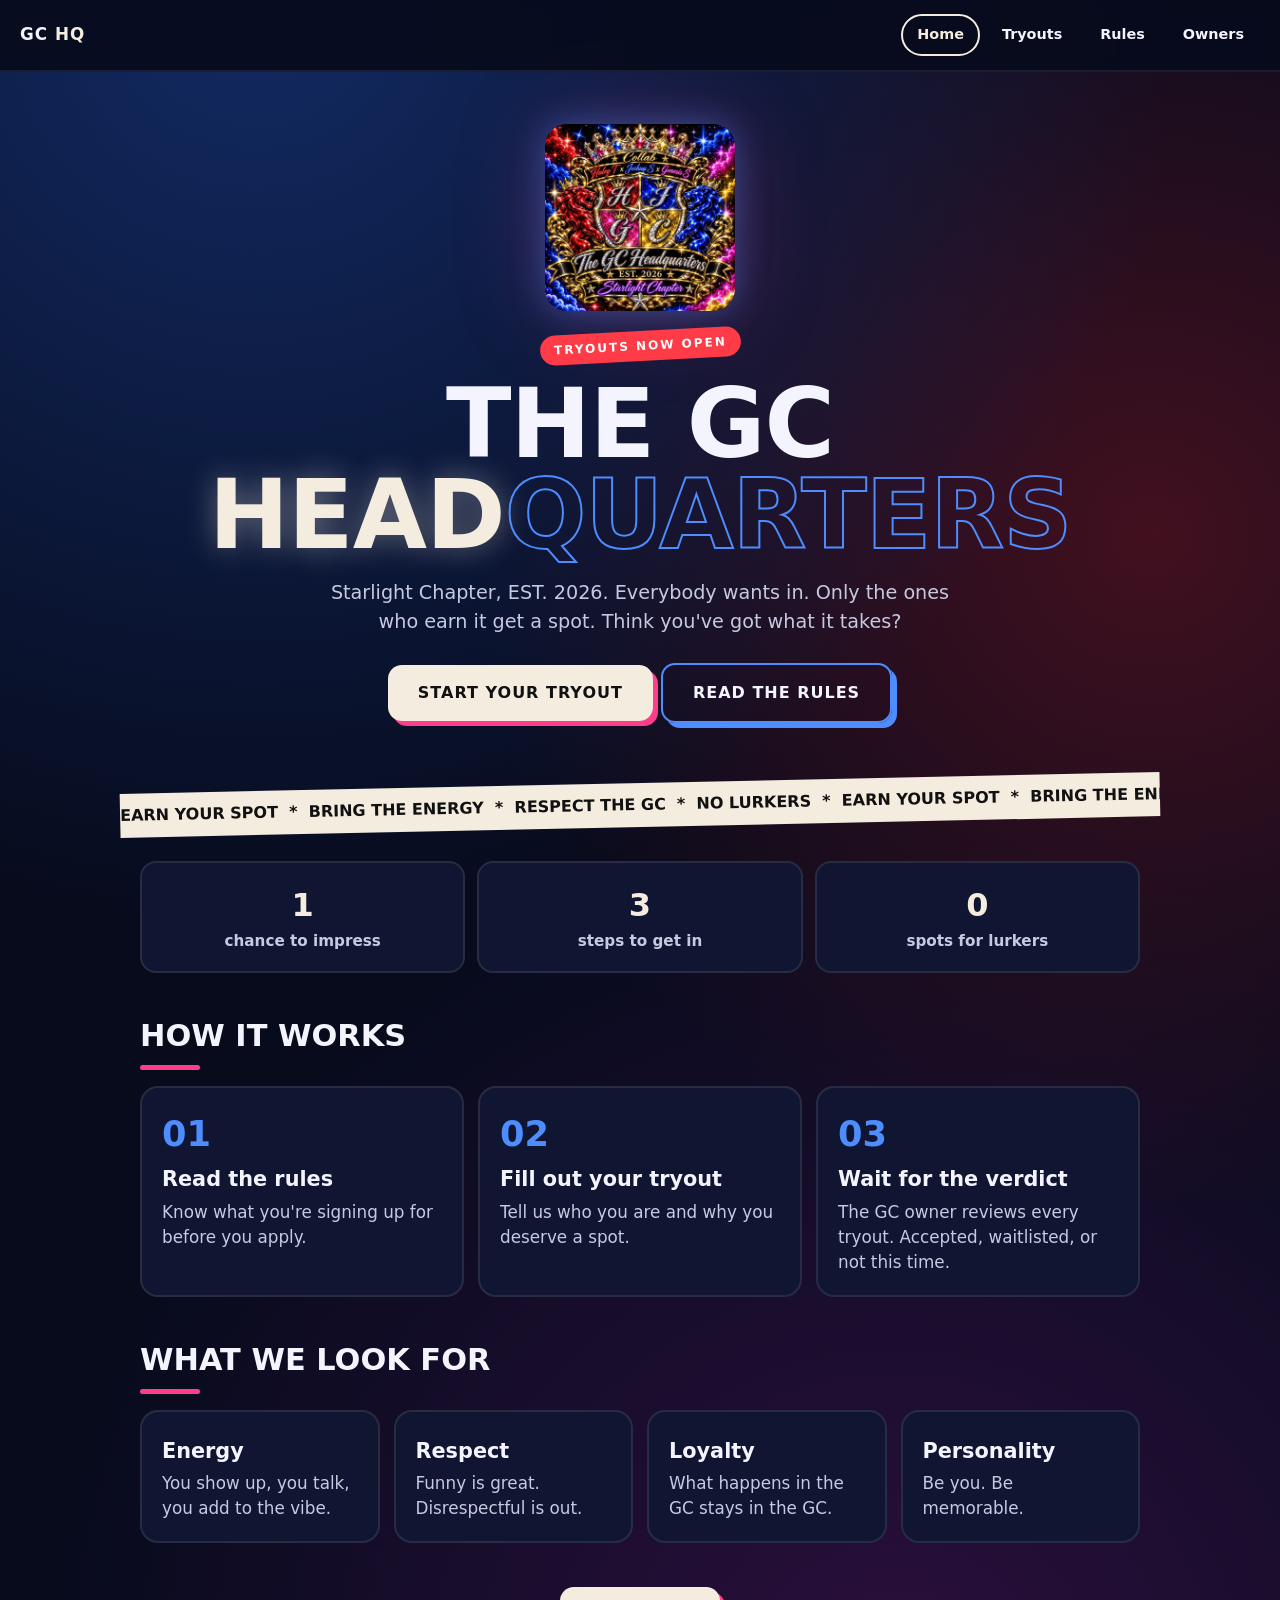
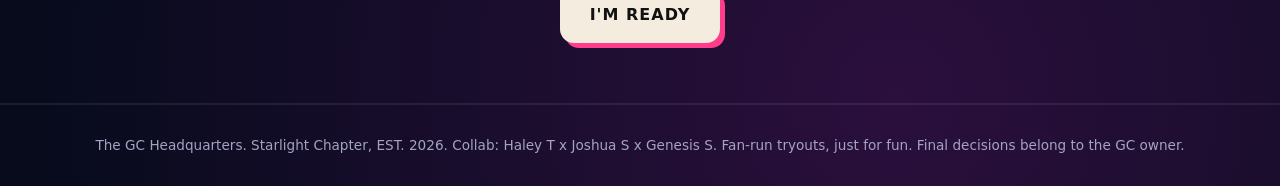
<file: index.html>
<!doctype html><html lang="en"><head><meta charset="utf-8"><meta name="viewport" content="width=device-width,initial-scale=1"><title>The GC Headquarters</title><link rel="icon" type="image/png" href="favicon.png"><link rel="apple-touch-icon" href="favicon.png"><link rel="stylesheet" href="style.css"><style>
/* Keep the home crest compact and give the content more room. */
.wrap{max-width:1040px}
.hero{padding-top:24px}
.hero .crest{width:min(190px,45vw);margin-bottom:20px}
.hero h1{font-size:clamp(2.35rem,9.5vw,6rem)}
.hero .sub{font-size:1.2rem;max-width:660px;color:#c6c9df}
.card h3{font-size:1.3rem}
.card p{font-size:1.05rem;color:#c6c9df}
.stat small{font-size:.95rem;color:#c6c9df}
h2{font-size:1.9rem}
@media(max-width:520px){
nav{padding:12px}
nav .links{gap:0}
nav .links a{padding:7px 9px}
.wrap{padding-top:18px}
.hero{padding-top:12px}
.hero .crest{width:150px;margin-bottom:18px}
.hero h1{font-size:clamp(2rem,9.2vw,3rem);letter-spacing:-1px}
.hero .sub{font-size:1.15rem}
.hero .btn{display:block;width:100%;max-width:340px;margin:14px auto 0}
.stats{grid-template-columns:1fr;gap:10px}
.stat{display:flex;align-items:center;justify-content:center;gap:12px;padding:12px}
.stat b{font-size:1.8rem}
.stat small{font-size:1rem}
.grid{grid-template-columns:1fr}
}
</style></head><body>
<nav><a class="logo" href="index.html">GC <b>HQ</b></a><div class="links"><a href="index.html" class="on">Home</a><a href="tryout.html" class="">Tryouts</a><a href="rules.html" class="">Rules</a><a href="owner-login.html">Owners</a></div></nav>
<div class="wrap">
<div class="hero"><img class="crest" src="crest.jpg" alt="The GC Headquarters crest. Collab: Haley T x Joshua S x Genesis S. Starlight Chapter, EST. 2026."><div class="badge">TRYOUTS NOW OPEN</div>
<h1>The GC<br><span>Head</span><em>quarters</em></h1>
<p class="sub">Starlight Chapter, EST. 2026. Everybody wants in. Only the ones who earn it get a spot. Think you've got what it takes?</p>
<a class="btn" href="tryout.html">Start your tryout</a><a class="btn alt" href="rules.html">Read the rules</a></div>
<div class="ticker"><div>Earn your spot &nbsp;*&nbsp; Bring the energy &nbsp;*&nbsp; Respect the GC &nbsp;*&nbsp; No lurkers &nbsp;*&nbsp; Earn your spot &nbsp;*&nbsp; Bring the energy &nbsp;*&nbsp; Respect the GC &nbsp;*&nbsp; No lurkers &nbsp;*&nbsp; Earn your spot &nbsp;*&nbsp; Bring the energy &nbsp;*&nbsp; Respect the GC &nbsp;*&nbsp; No lurkers &nbsp;*&nbsp; Earn your spot &nbsp;*&nbsp; Bring the energy &nbsp;*&nbsp; Respect the GC &nbsp;*&nbsp; No lurkers &nbsp;*&nbsp;</div></div>
<div class="stats"><div class="stat"><b>1</b><small>chance to impress</small></div><div class="stat"><b>3</b><small>steps to get in</small></div><div class="stat"><b>0</b><small>spots for lurkers</small></div></div>
<h2>How it works</h2>
<div class="grid">
<div class="card"><div class="n">01</div><h3>Read the rules</h3><p>Know what you're signing up for before you apply.</p></div>
<div class="card"><div class="n">02</div><h3>Fill out your tryout</h3><p>Tell us who you are and why you deserve a spot.</p></div>
<div class="card"><div class="n">03</div><h3>Wait for the verdict</h3><p>The GC owner reviews every tryout. Accepted, waitlisted, or not this time.</p></div>
</div>
<h2>What we look for</h2>
<div class="grid">
<div class="card"><h3>Energy</h3><p>You show up, you talk, you add to the vibe.</p></div>
<div class="card"><h3>Respect</h3><p>Funny is great. Disrespectful is out.</p></div>
<div class="card"><h3>Loyalty</h3><p>What happens in the GC stays in the GC.</p></div>
<div class="card"><h3>Personality</h3><p>Be you. Be memorable.</p></div>
</div>
<div style="text-align:center;margin-top:44px"><a class="btn" href="tryout.html">I'm ready</a></div>
</div>
<footer>The GC Headquarters. Starlight Chapter, EST. 2026. Collab: Haley T x Joshua S x Genesis S. Fan-run tryouts, just for fun. Final decisions belong to the GC owner.</footer></body></html>
</file>
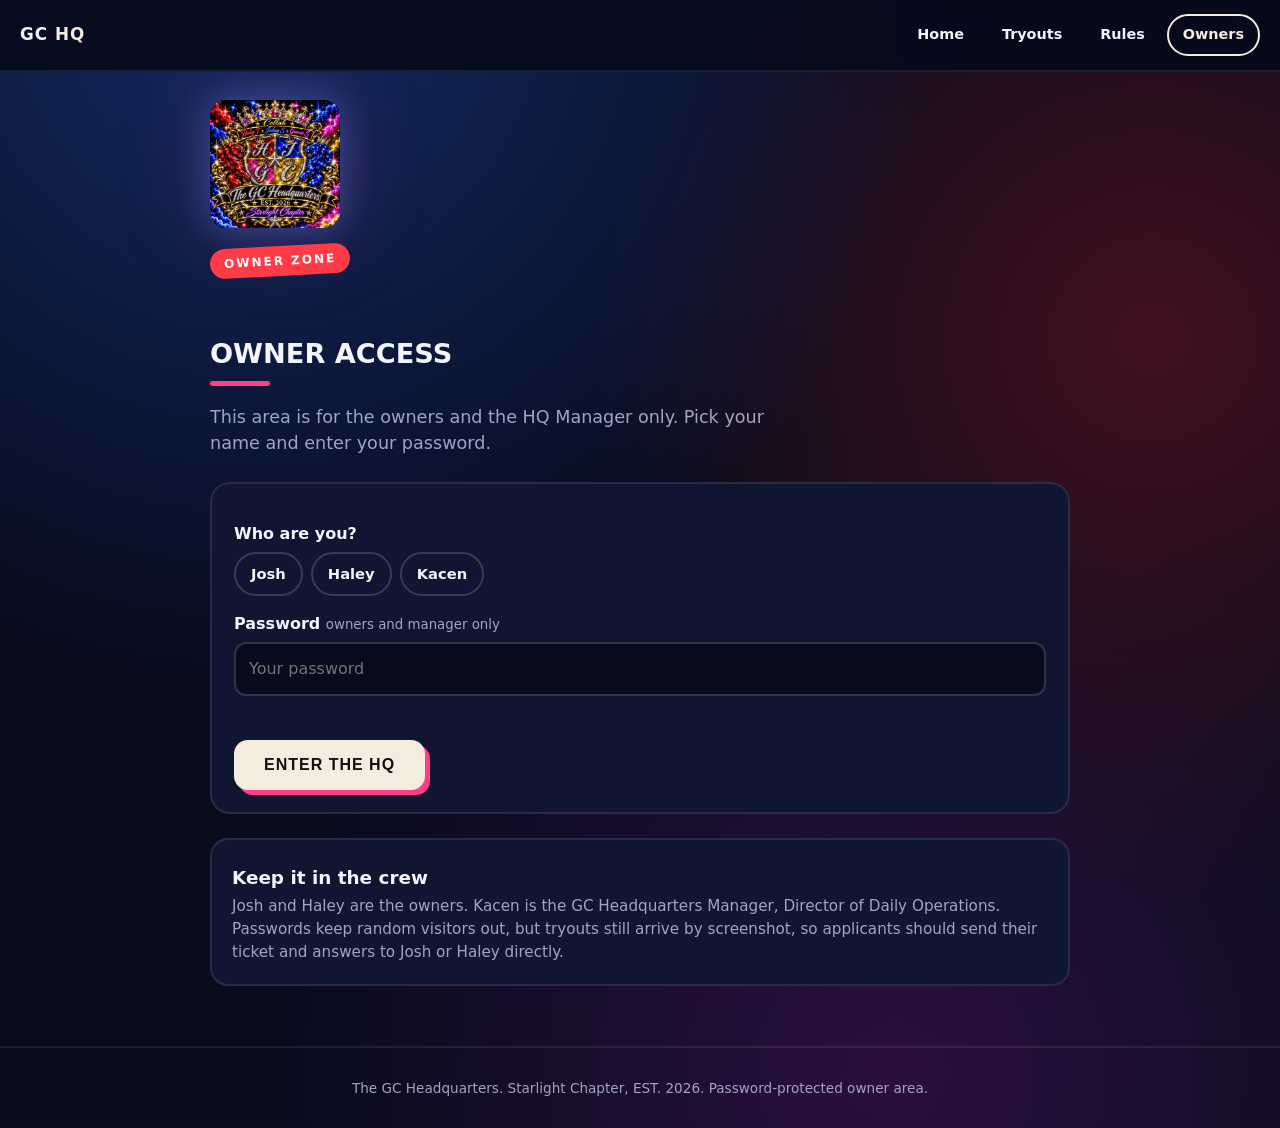
<file: haley-dashboard.html>
<!doctype html><html lang="en"><head><meta charset="utf-8"><meta name="viewport" content="width=device-width,initial-scale=1"><title>Haley owner view | GC HQ</title><link rel="icon" type="image/png" href="favicon.png"><link rel="stylesheet" href="style.css"><script>(function(){var me="haley";var ok=false;try{ok=localStorage.getItem("gc_auth")===me}catch(e){}if(!ok)location.replace("owner-login.html")})();</script></head><body><nav><a class="logo" href="index.html">GC <b>HQ</b></a><div class="links"><a href="index.html">Home</a><a href="tryout.html">Tryouts</a><a href="rules.html">Rules</a><a href="owner-login.html" class="on">Owners</a></div></nav><main class="wrap"><img class="crest small" src="crest.jpg" alt="The GC Headquarters crest. Starlight Chapter, EST. 2026."><div class="badge">OWNER</div><h2>Haley's HQ</h2><p class="sub" style="margin-left:0">Keep the energy right. Welcome to your owner view, Haley.</p><div class="card"><h3>Signed in</h3><p>You are in the password-protected area. Tryouts are not delivered here: applicants screenshot their ticket and answers and send them to Josh or Haley. This page only shows a tryout saved in this browser.</p></div><div class="grid" style="margin-top:20px"><div class="card"><h3>Your role</h3><p>Owner, with Josh</p></div><div class="card"><h3>Tryout status</h3><p>Screenshot-and-send applications</p></div></div><h2>On this device</h2><section class="card" id="local"><p>No tryout is saved in this browser.</p></section><div style="margin-top:26px"><a class="btn" href="review.html">Review tryouts</a> <a class="btn alt" href="rules.html">Review rules</a> <a href="owner-login.html" onclick="try{localStorage.removeItem('gc_auth')}catch(e){}" style="display:inline-block;margin:20px">Log out</a></div><script>try{const t=JSON.parse(localStorage.getItem("gc_tryout")||"null");if(t){const el=document.getElementById("local");el.textContent="";for(const pair of [["Ticket",t.id],["Name",t.name],["Vibes",t.vibes],["Why",t.why]]){const line=document.createElement("p");line.textContent=pair[0]+": "+(pair[1]||"Not provided");el.appendChild(line)}}}catch(e){}</script></main><footer>The GC Headquarters. Starlight Chapter, EST. 2026. Password-protected owner area.</footer></body></html>
</file>
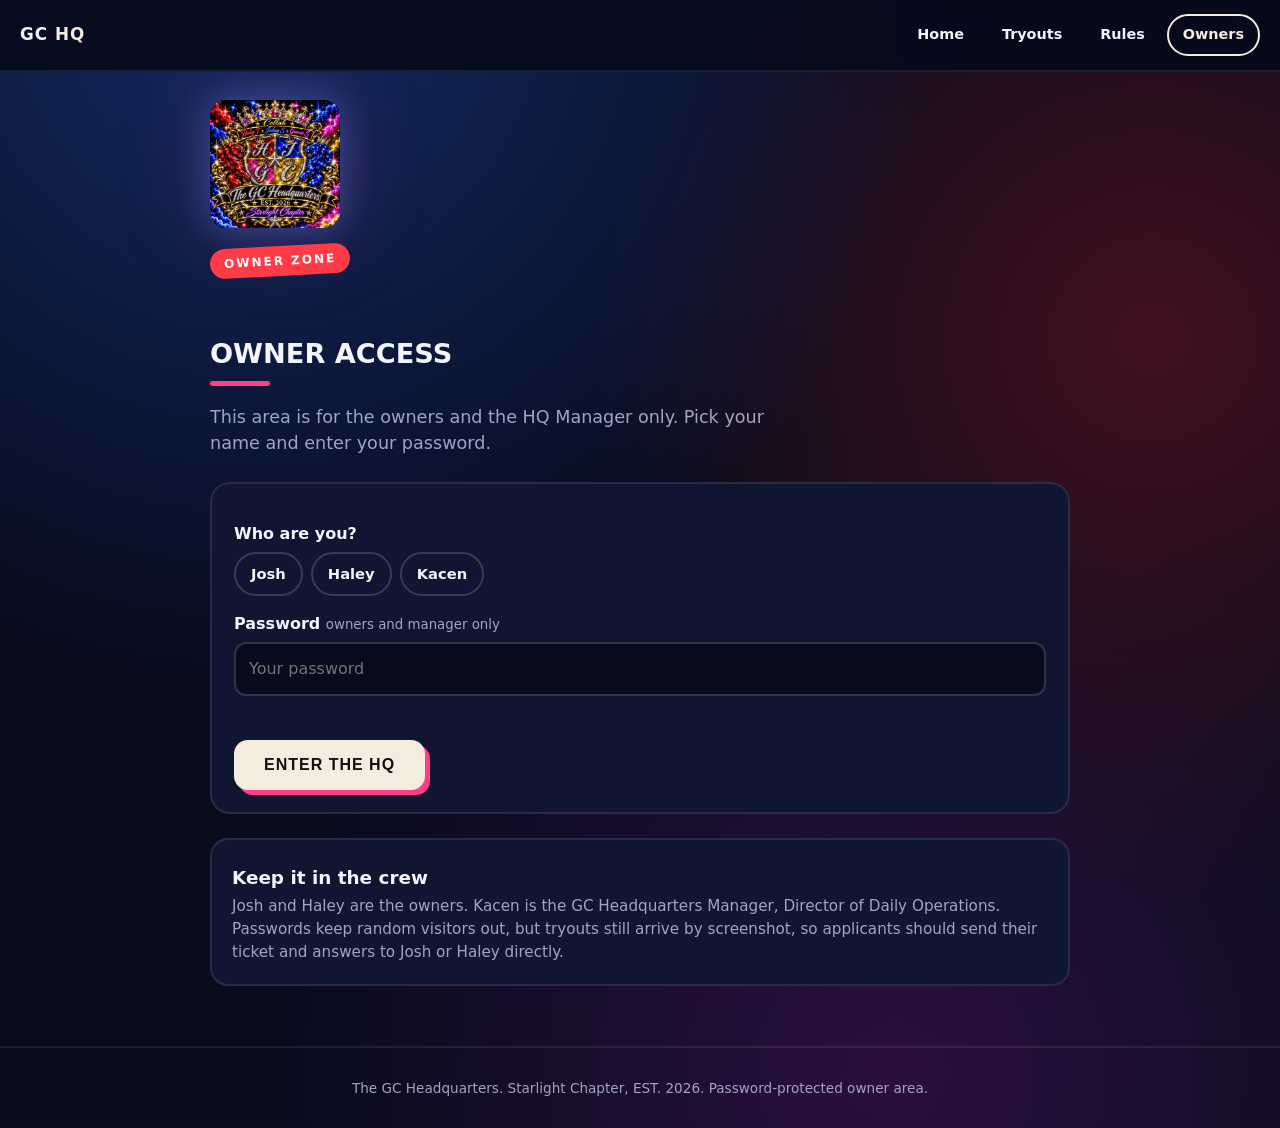
<file: josh-dashboard.html>
<!doctype html><html lang="en"><head><meta charset="utf-8"><meta name="viewport" content="width=device-width,initial-scale=1"><title>Josh owner view | GC HQ</title><link rel="icon" type="image/png" href="favicon.png"><link rel="stylesheet" href="style.css"><script>(function(){var me="josh";var ok=false;try{ok=localStorage.getItem("gc_auth")===me}catch(e){}if(!ok)location.replace("owner-login.html")})();</script></head><body><nav><a class="logo" href="index.html">GC <b>HQ</b></a><div class="links"><a href="index.html">Home</a><a href="tryout.html">Tryouts</a><a href="rules.html">Rules</a><a href="owner-login.html" class="on">Owners</a></div></nav><main class="wrap"><img class="crest small" src="crest.jpg" alt="The GC Headquarters crest. Starlight Chapter, EST. 2026."><div class="badge">OWNER</div><h2>Josh's HQ</h2><p class="sub" style="margin-left:0">Keep the energy right. Welcome to your owner view, Josh.</p><div class="card"><h3>Signed in</h3><p>You are in the password-protected area. Tryouts are not delivered here: applicants screenshot their ticket and answers and send them to Josh or Haley. This page only shows a tryout saved in this browser.</p></div><div class="grid" style="margin-top:20px"><div class="card"><h3>Your role</h3><p>Owner, with Haley</p></div><div class="card"><h3>Tryout status</h3><p>Screenshot-and-send applications</p></div></div><h2>On this device</h2><section class="card" id="local"><p>No tryout is saved in this browser.</p></section><div style="margin-top:26px"><a class="btn" href="review.html">Review tryouts</a> <a class="btn alt" href="rules.html">Review rules</a> <a href="owner-login.html" onclick="try{localStorage.removeItem('gc_auth')}catch(e){}" style="display:inline-block;margin:20px">Log out</a></div><script>try{const t=JSON.parse(localStorage.getItem("gc_tryout")||"null");if(t){const el=document.getElementById("local");el.textContent="";for(const pair of [["Ticket",t.id],["Name",t.name],["Vibes",t.vibes],["Why",t.why]]){const line=document.createElement("p");line.textContent=pair[0]+": "+(pair[1]||"Not provided");el.appendChild(line)}}}catch(e){}</script></main><footer>The GC Headquarters. Starlight Chapter, EST. 2026. Password-protected owner area.</footer></body></html>
</file>
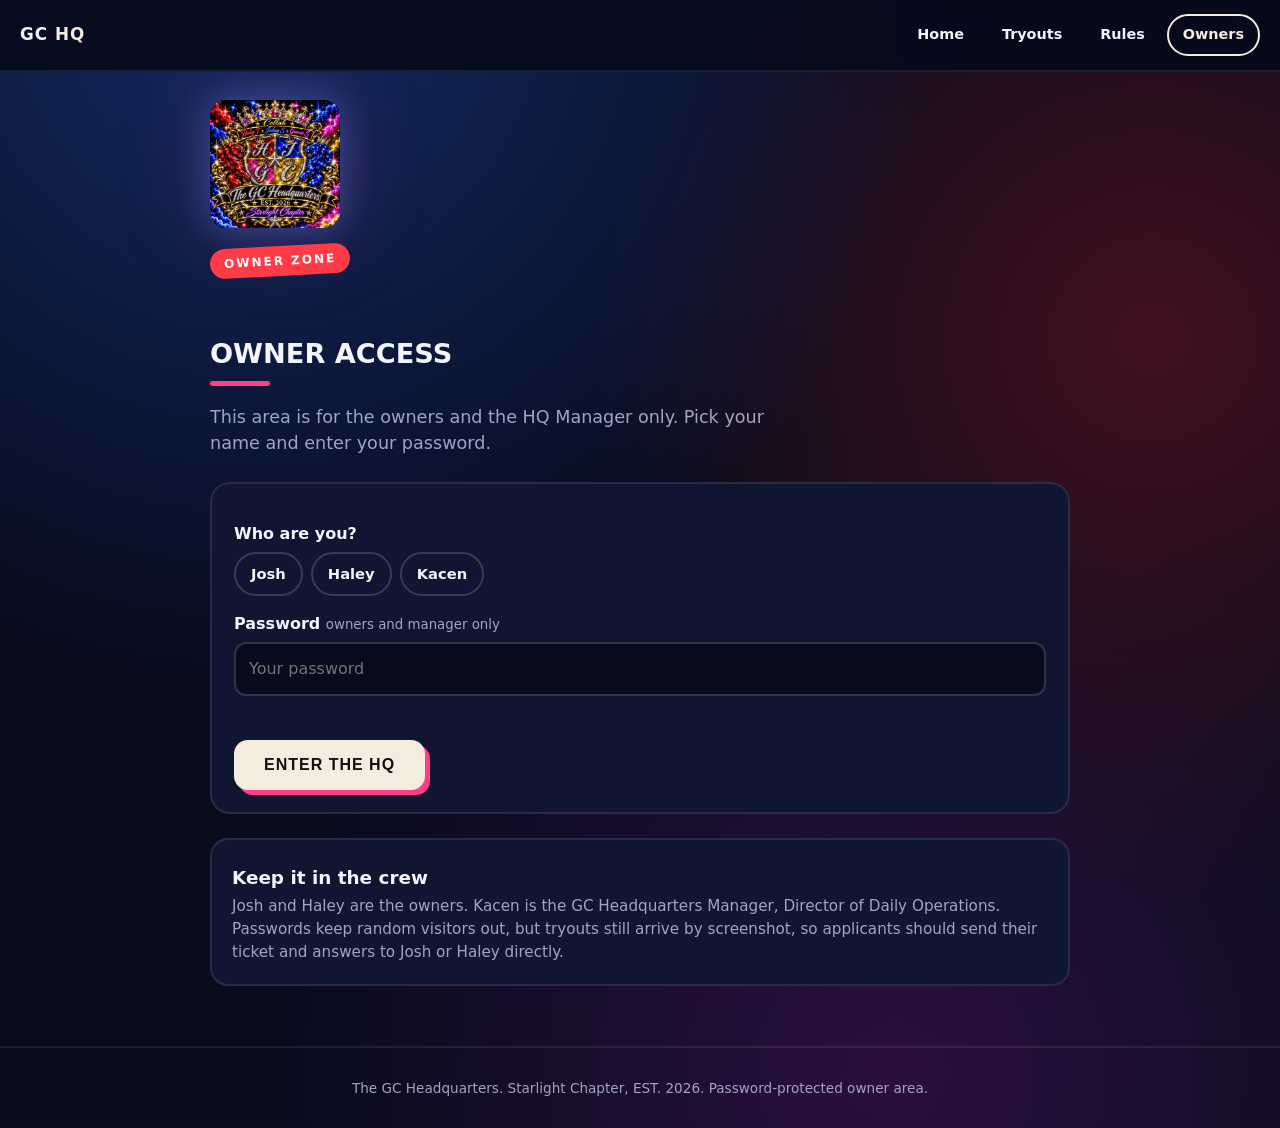
<file: kacen-dashboard.html>
<!doctype html><html lang="en"><head><meta charset="utf-8"><meta name="viewport" content="width=device-width,initial-scale=1"><title>Kacen - Manager | GC HQ</title><link rel="icon" type="image/png" href="favicon.png"><link rel="stylesheet" href="style.css"><script>(function(){var me="kacen";var ok=false;try{ok=localStorage.getItem("gc_auth")===me}catch(e){}if(!ok)location.replace("owner-login.html")})();</script></head><body><nav><a class="logo" href="index.html">GC <b>HQ</b></a><div class="links"><a href="index.html">Home</a><a href="tryout.html">Tryouts</a><a href="rules.html">Rules</a><a href="owner-login.html" class="on">Owners</a></div></nav><main class="wrap"><img class="crest small" src="crest.jpg" alt="The GC Headquarters crest. Starlight Chapter, EST. 2026."><div class="badge">MANAGER</div><h2>Kacen's HQ</h2><p class="sub" style="margin-left:0">Welcome to your Manager view, Kacen. You keep the GC organized, active, and connected.</p><div class="grid"><div class="card"><h3>Official title</h3><p>GC Headquarters Manager, Director of Daily Operations</p></div><div class="card"><h3>Department</h3><p>Operations and Member Relations</p></div><div class="card"><h3>Reports to</h3><p>GC Headquarters Administration</p></div><div class="card"><h3>Motto</h3><p>Keeping the GC organized, active, and connected.</p></div></div><div class="card" style="margin-top:14px"><h3>What the role means</h3><p>You hold leadership responsibilities without replacing the Owner, CEO, or Administrator, and you are recognized as an official GC leader.</p></div><h2>Manager privileges</h2><ol class="rules"><li><b>Access to attendance records.</b></li><li><b>Permission to send official announcements.</b></li><li><b>Permission to organize GC events.</b></li><li><b>Ability to recommend new members.</b></li><li><b>Ability to report rule violations.</b></li><li><b>Permission to lead meetings.</b></li><li><b>Access to internal management discussions.</b></li><li><b>Ability to submit improvement proposals.</b></li><li><b>Permission to coordinate other staff.</b></li><li><b>Recognition as an official GC leader.</b></li></ol><h2>Why the GC has a Manager</h2><div class="grid"><div class="card"><h3>Leadership benefits</h3><p style="margin-top:6px">Helps lead the GC without taking over.</p><p style="margin-top:6px">Helps keep members organized.</p><p style="margin-top:6px">Can guide members when the owner is unavailable.</p><p style="margin-top:6px">Helps maintain a positive GC environment.</p><p style="margin-top:6px">Can represent the GC during meetings.</p></div><div class="card"><h3>Administrative benefits</h3><p style="margin-top:6px">Organizes attendance sheets.</p><p style="margin-top:6px">Keeps track of member activity.</p><p style="margin-top:6px">Helps schedule events and all-nighters.</p><p style="margin-top:6px">Sends reminders and announcements.</p><p style="margin-top:6px">Maintains GC records.</p><p style="margin-top:6px">Helps organize meetings.</p></div><div class="card"><h3>Member benefits</h3><p style="margin-top:6px">Helps resolve small disagreements.</p><p style="margin-top:6px">Listens to member concerns.</p><p style="margin-top:6px">Welcomes new members.</p><p style="margin-top:6px">Helps inactive members get involved.</p><p style="margin-top:6px">Makes sure everyone feels included.</p></div><div class="card"><h3>Authority benefits</h3><p style="margin-top:6px">Can supervise certain GC activities.</p><p style="margin-top:6px">Can enforce established GC rules.</p><p style="margin-top:6px">Can recommend warnings when necessary.</p><p style="margin-top:6px">Can report serious issues to the owner.</p><p style="margin-top:6px">Can help make decisions within their authority.</p></div></div><h2>On this device</h2><section class="card" id="local"><p>No tryout is saved in this browser.</p></section><div style="margin-top:26px"><a class="btn" href="review.html">Review tryouts</a> <a class="btn alt" href="rules.html">Review rules</a> <a href="owner-login.html" onclick="try{localStorage.removeItem('gc_auth')}catch(e){}" style="display:inline-block;margin:20px">Log out</a></div><script>try{const t=JSON.parse(localStorage.getItem("gc_tryout")||"null");if(t){const el=document.getElementById("local");el.textContent="";for(const pair of [["Ticket",t.id],["Name",t.name],["Vibes",t.vibes],["Why",t.why]]){const line=document.createElement("p");line.textContent=pair[0]+": "+(pair[1]||"Not provided");el.appendChild(line)}}}catch(e){}</script></main><footer>The GC Headquarters. Starlight Chapter, EST. 2026. Password-protected owner area.</footer></body></html>
</file>
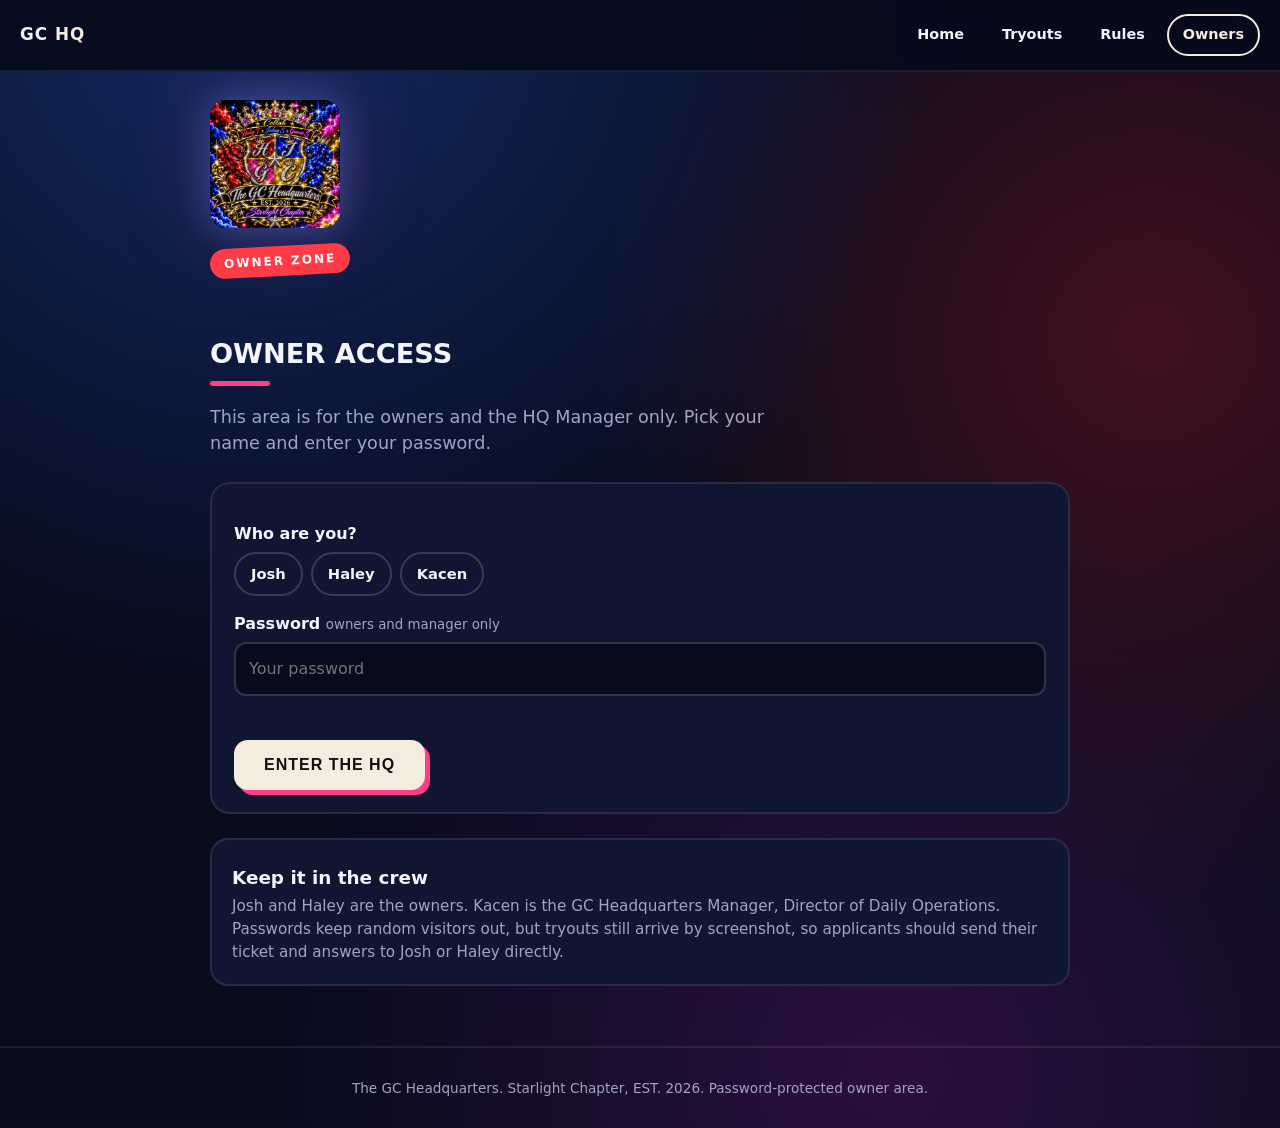
<file: owner-login.html>
<!doctype html><html lang="en"><head><meta charset="utf-8"><meta name="viewport" content="width=device-width,initial-scale=1"><title>Owner access | GC HQ</title><link rel="icon" type="image/png" href="favicon.png"><link rel="stylesheet" href="style.css"></head><body><nav><a class="logo" href="index.html">GC <b>HQ</b></a><div class="links"><a href="index.html">Home</a><a href="tryout.html">Tryouts</a><a href="rules.html">Rules</a><a href="owner-login.html" class="on">Owners</a></div></nav><main class="wrap"><img class="crest small" src="crest.jpg" alt="The GC Headquarters crest. Starlight Chapter, EST. 2026."><div class="badge">OWNER ZONE</div><h2>Owner access</h2><p class="sub" style="margin-left:0">This area is for the owners and the HQ Manager only. Pick your name and enter your password.</p><form id="gate" novalidate><label>Who are you?</label><div class="chips" id="who"><label><input type="radio" name="who" value="josh"><span>Josh</span></label><label><input type="radio" name="who" value="haley"><span>Haley</span></label><label><input type="radio" name="who" value="kacen"><span>Kacen</span></label></div><label for="pw">Password <small>owners and manager only</small></label><input id="pw" type="password" autocomplete="current-password" placeholder="Your password"><div class="err" id="err"></div><button class="btn" type="submit" style="margin-top:14px">Enter the HQ</button></form><div class="card" style="margin-top:24px"><h3>Keep it in the crew</h3><p>Josh and Haley are the owners. Kacen is the GC Headquarters Manager, Director of Daily Operations. Passwords keep random visitors out, but tryouts still arrive by screenshot, so applicants should send their ticket and answers to Josh or Haley directly.</p></div></main><footer>The GC Headquarters. Starlight Chapter, EST. 2026. Password-protected owner area.</footer><script>(function(){var PASS={josh:"starlight-josh",haley:"starlight-haley",kacen:"starlight-kacen"};var f=document.getElementById("gate"),err=document.getElementById("err");f.addEventListener("submit",function(e){e.preventDefault();var w=f.querySelector('input[name="who"]:checked');if(!w){err.textContent="Pick your name first.";return}var p=document.getElementById("pw").value.trim().toLowerCase();if(p===PASS[w.value]){try{localStorage.setItem("gc_auth",w.value)}catch(x){}location.href=w.value+"-dashboard.html"}else{err.textContent="Wrong password. Try again."}})})();</script></body></html>
</file>
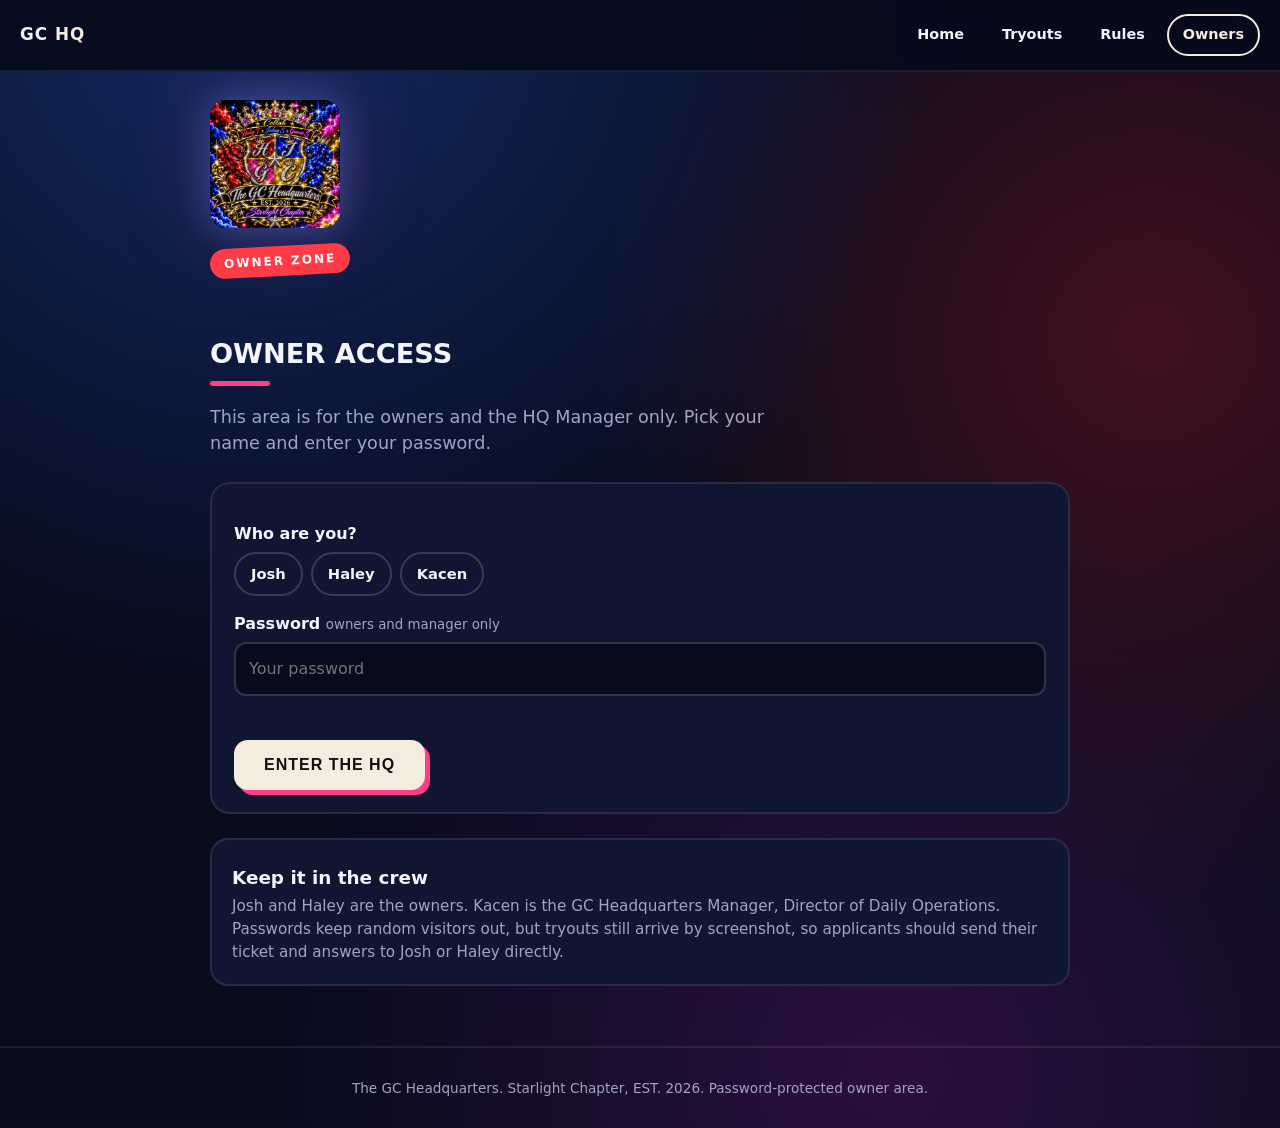
<file: review.html>
<!doctype html><html lang="en"><head><meta charset="utf-8"><meta name="viewport" content="width=device-width,initial-scale=1"><title>Review tryouts | GC HQ</title><link rel="icon" type="image/png" href="favicon.png"><link rel="stylesheet" href="style.css"><script>(function(){var ok=false;try{ok=["josh","haley","kacen"].indexOf(localStorage.getItem("gc_auth"))>-1}catch(e){}if(!ok){try{sessionStorage.setItem("gc_back",location.href)}catch(e){}location.replace("owner-login.html")}})();</script>
<style>.vb{display:grid;grid-template-columns:repeat(3,1fr);gap:10px;margin:16px 0}.vb button{padding:16px 6px;border-radius:14px;border:0;font-weight:900;text-transform:uppercase;font-size:.95rem;cursor:pointer;color:#fff}.vb .ac{background:#1f9d55}.vb .wl{background:var(--blue)}.vb .de{background:var(--red)}.vb button:disabled{opacity:.4;cursor:not-allowed}.pill{display:inline-block;padding:3px 12px;border-radius:99px;font-weight:800;font-size:.78rem;text-transform:uppercase;color:#fff}.pill.accepted{background:#1f9d55}.pill.waitlist{background:var(--blue)}.pill.declined{background:var(--red)}.pill.pending{background:#555}.row{border-top:1px solid #ffffff18;padding:10px 0;display:flex;gap:10px;align-items:center;justify-content:space-between;flex-wrap:wrap}.msg{white-space:pre-wrap;background:#0b1026;border:1px solid #ffffff22;border-radius:10px;padding:10px;margin:8px 0}</style></head><body>
<nav><a class="logo" href="index.html">GC <b>HQ</b></a><div class="links"><a href="index.html">Home</a><a href="tryout.html">Tryouts</a><a href="rules.html">Rules</a><a href="owner-login.html" class="on">Owners</a></div></nav>
<main class="wrap"><div class="badge">OWNER ZONE</div><h2>Review tryouts</h2><p class="sub" style="margin-left:0">Open the review link an applicant sent you, or paste their link or code here.</p>
<div class="card"><label for="code">Applicant review link or code</label><input id="code" placeholder="Paste here"><div class="err" id="cerr"></div><button class="btn" id="load" type="button" style="margin-top:12px">Open tryout</button></div>
<section class="card" id="view" style="display:none;margin-top:20px"></section>
<h2>Reviewed on this device</h2><section class="card" id="list"><p>Nothing reviewed yet.</p></section>
<div style="margin-top:26px"><a class="btn alt" id="back" href="owner-login.html" style="margin:0">Back to my HQ</a></div></main>
<footer>The GC Headquarters. Starlight Chapter, EST. 2026. Password-protected owner area.</footer>
<script>(function(){
function $(i){return document.getElementById(i)}
var me="";try{me=localStorage.getItem("gc_auth")||""}catch(e){}
$("back").href=me+"-dashboard.html";
var canDecide=(me==="josh"||me==="haley");
function getV(){try{return JSON.parse(localStorage.getItem("gc_verdicts")||"{}")}catch(e){return{}}}
function setV(v){try{localStorage.setItem("gc_verdicts",JSON.stringify(v))}catch(e){}}
function dec(c){c=c.trim();var i=c.indexOf("#");if(i>-1)c=c.slice(i+1);c=c.replace(/-/g,"+").replace(/_/g,"/");while(c.length%4)c+="=";return JSON.parse(decodeURIComponent(escape(atob(c))))}
function el(tag,txt,cls){var e=document.createElement(tag);if(txt!=null)e.textContent=txt;if(cls)e.className=cls;return e}
function isMail(c){return c.indexOf("@")>-1}
var MSG={accepted:function(t){return "Hey "+t.name+", it's the GC Headquarters. You made it, welcome to the GC! Your ticket was "+t.id+"."},waitlist:function(t){return "Hey "+t.name+", it's the GC Headquarters. You're on the waitlist for now. We'll reach out if a spot opens up. Your ticket was "+t.id+"."},declined:function(t){return "Hey "+t.name+", it's the GC Headquarters. Thanks for trying out. You didn't get a spot this time. Your ticket was "+t.id+"."}};
function contactLink(t,m){var c=t.contact||"";if(!c)return null;if(isMail(c))return "mailto:"+encodeURIComponent(c)+"?subject="+encodeURIComponent("GC Headquarters tryout "+t.id)+"&body="+encodeURIComponent(m);return "sms:"+c.replace(/[^0-9+]/g,"")+"?&body="+encodeURIComponent(m)}
function renderList(){var v=getV(),ids=Object.keys(v),L=$("list");L.textContent="";if(!ids.length){L.appendChild(el("p","Nothing reviewed yet."));return}
ids.forEach(function(id){var r=v[id],row=el("div",null,"row"),a=el("div");a.appendChild(el("b",r.t.name+" ("+id+")"));a.appendChild(el("div",r.t.contact,"sub"));a.lastChild.style.margin="0";row.appendChild(a);var b=el("div");b.appendChild(el("span",r.status,"pill "+r.status));var o=el("button","Open","btn alt");o.type="button";o.style.cssText="margin:0 0 0 10px;padding:6px 14px;font-size:.8rem;box-shadow:none";o.onclick=function(){open(r.t)};b.appendChild(o);row.appendChild(b);L.appendChild(row)})}
function open(t){var V=$("view"),v=getV(),cur=v[t.id]?v[t.id].status:"pending";V.style.display="block";V.textContent="";
V.appendChild(el("h3",t.name+"  |  "+t.id));
[["Status",cur],["Contact",t.contact||"Not provided"],["Age or grade",t.grade||"Not provided"],["Knows the owner from",t.how],["Vibes",t.vibes],["Why they deserve a spot",t.why],["What they bring",t.bring],["Best joke or moment",t.fun]].forEach(function(p){var d=el("p");d.appendChild(el("b",p[0]+": "));d.appendChild(document.createTextNode(p[1]||"Not provided"));V.appendChild(d)});
var bar=el("div",null,"vb");
[["ac","Accept","accepted"],["wl","Waitlist","waitlist"],["de","Decline","declined"]].forEach(function(x){var b=el("button",x[1],x[0]);b.type="button";b.disabled=!canDecide;b.onclick=function(){var v=getV();v[t.id]={t:t,status:x[2],by:me,at:Date.now()};setV(v);renderList();open(t)};bar.appendChild(b)});
V.appendChild(bar);
if(!canDecide)V.appendChild(el("p","Only the owners (Josh and Haley) can accept, waitlist or decline. You can read the application."));
if(cur!=="pending"){var m=MSG[cur](t);V.appendChild(el("h3","Tell them: "+cur));V.appendChild(el("div",m,"msg"));var l=contactLink(t,m);if(l){var a=el("a","Open message to "+t.contact,"btn");a.href=l;a.style.cssText="display:block;text-align:center;margin-top:8px";V.appendChild(a)}var cp=el("button","Copy message","btn alt");cp.type="button";cp.style.cssText="margin:10px 0 0;width:100%";cp.onclick=function(){try{navigator.clipboard.writeText(m);cp.textContent="Copied"}catch(e){}};V.appendChild(cp);V.appendChild(el("p","This page can't send it for you. Tap the button to open it in your messages or email.","sub")).style.fontSize=".85rem"}
V.scrollIntoView({behavior:"smooth"})}
function tryLoad(s){try{var t=dec(s);if(!t||!t.id||!t.name)throw 0;$("cerr").textContent="";open(t)}catch(e){$("cerr").textContent="That link or code did not work. Ask them to copy it again from their ticket."}}
$("load").onclick=function(){tryLoad($("code").value)};
renderList();if(location.hash.length>5)tryLoad(location.hash);
})();</script></body></html>
</file>
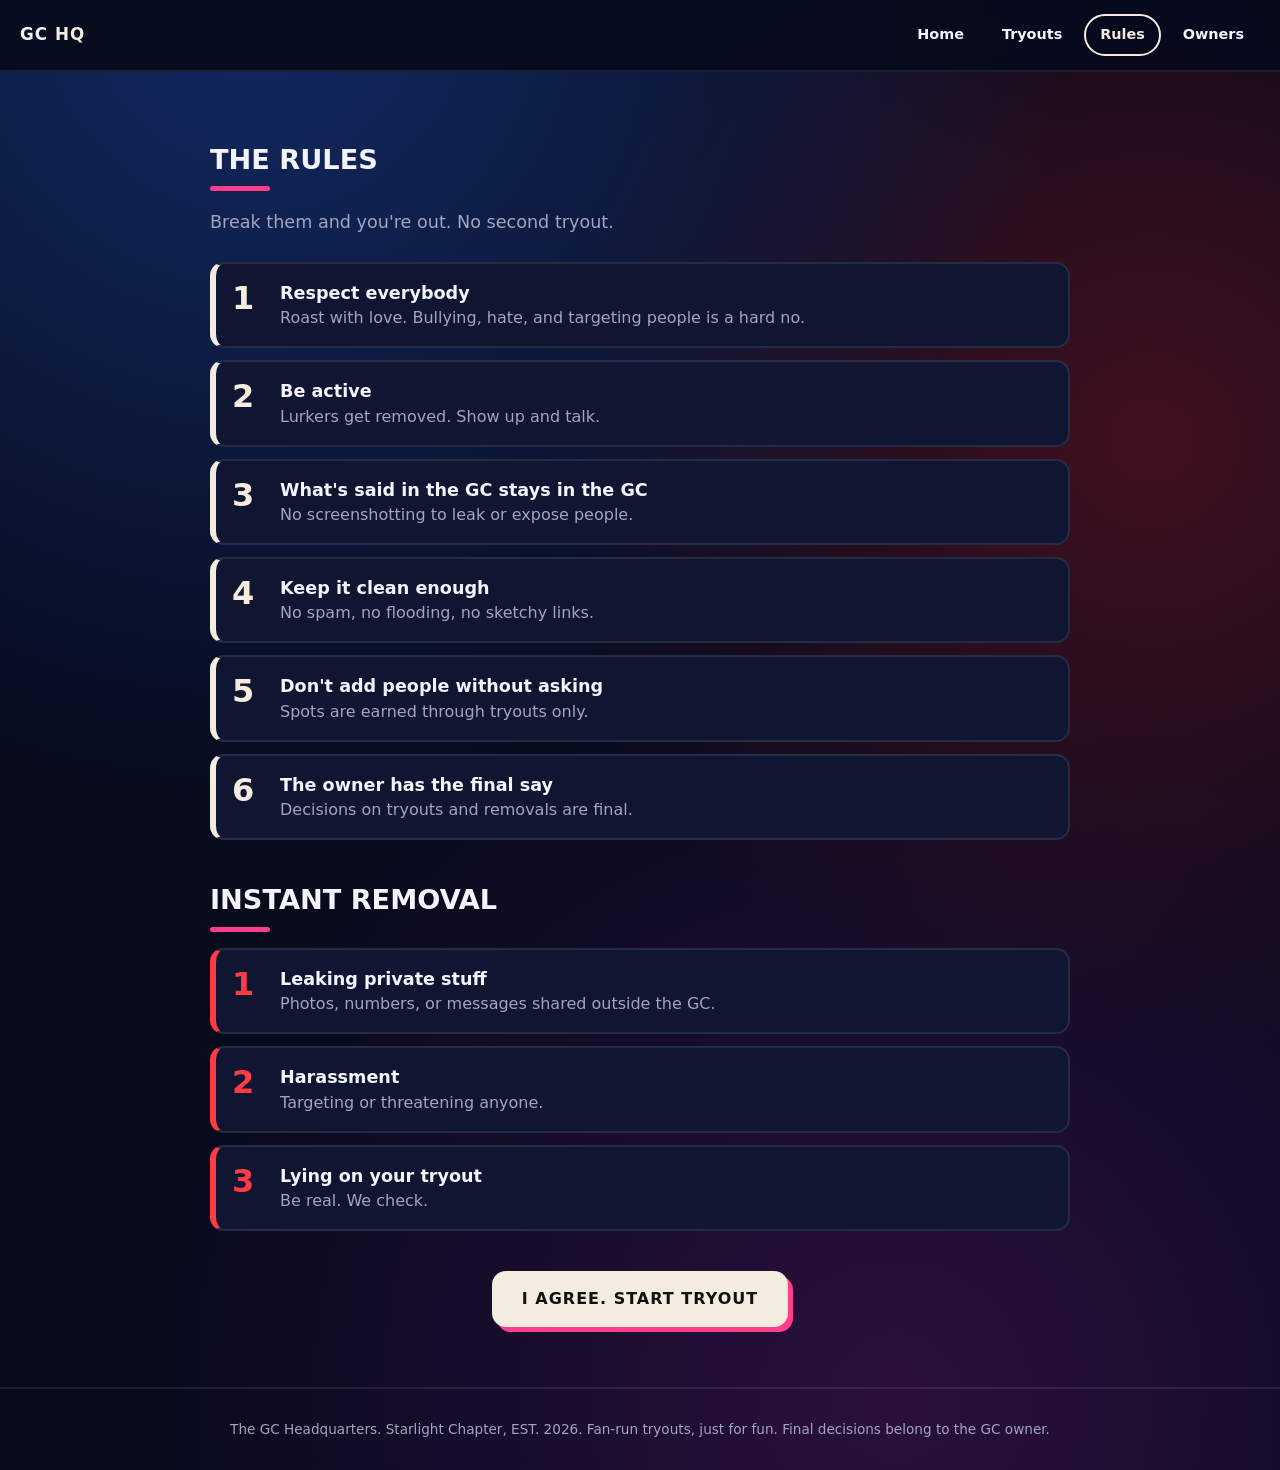
<file: rules.html>
<!doctype html><html lang="en"><head><meta charset="utf-8"><meta name="viewport" content="width=device-width,initial-scale=1"><title>GC Rules</title><link rel="icon" type="image/png" href="favicon.png"><link rel="stylesheet" href="style.css"></head><body>
<nav><a class="logo" href="index.html">GC <b>HQ</b></a><div class="links"><a href="index.html" class="">Home</a><a href="tryout.html" class="">Tryouts</a><a href="rules.html" class="on">Rules</a><a href="owner-login.html">Owners</a></div></nav>
<div class="wrap"><h2>The rules</h2>
<p class="sub" style="margin-left:0">Break them and you're out. No second tryout.</p>
<ol class="rules">
<li><b>Respect everybody</b><span>Roast with love. Bullying, hate, and targeting people is a hard no.</span></li>
<li><b>Be active</b><span>Lurkers get removed. Show up and talk.</span></li>
<li><b>What's said in the GC stays in the GC</b><span>No screenshotting to leak or expose people.</span></li>
<li><b>Keep it clean enough</b><span>No spam, no flooding, no sketchy links.</span></li>
<li><b>Don't add people without asking</b><span>Spots are earned through tryouts only.</span></li>
<li><b>The owner has the final say</b><span>Decisions on tryouts and removals are final.</span></li>
</ol>
<h2>Instant removal</h2>
<ol class="rules ban">
<li><b>Leaking private stuff</b><span>Photos, numbers, or messages shared outside the GC.</span></li>
<li><b>Harassment</b><span>Targeting or threatening anyone.</span></li>
<li><b>Lying on your tryout</b><span>Be real. We check.</span></li>
</ol>
<div style="text-align:center;margin-top:40px"><a class="btn" href="tryout.html">I agree. Start tryout</a></div>
</div>
<footer>The GC Headquarters. Starlight Chapter, EST. 2026. Fan-run tryouts, just for fun. Final decisions belong to the GC owner.</footer></body></html>
</file>
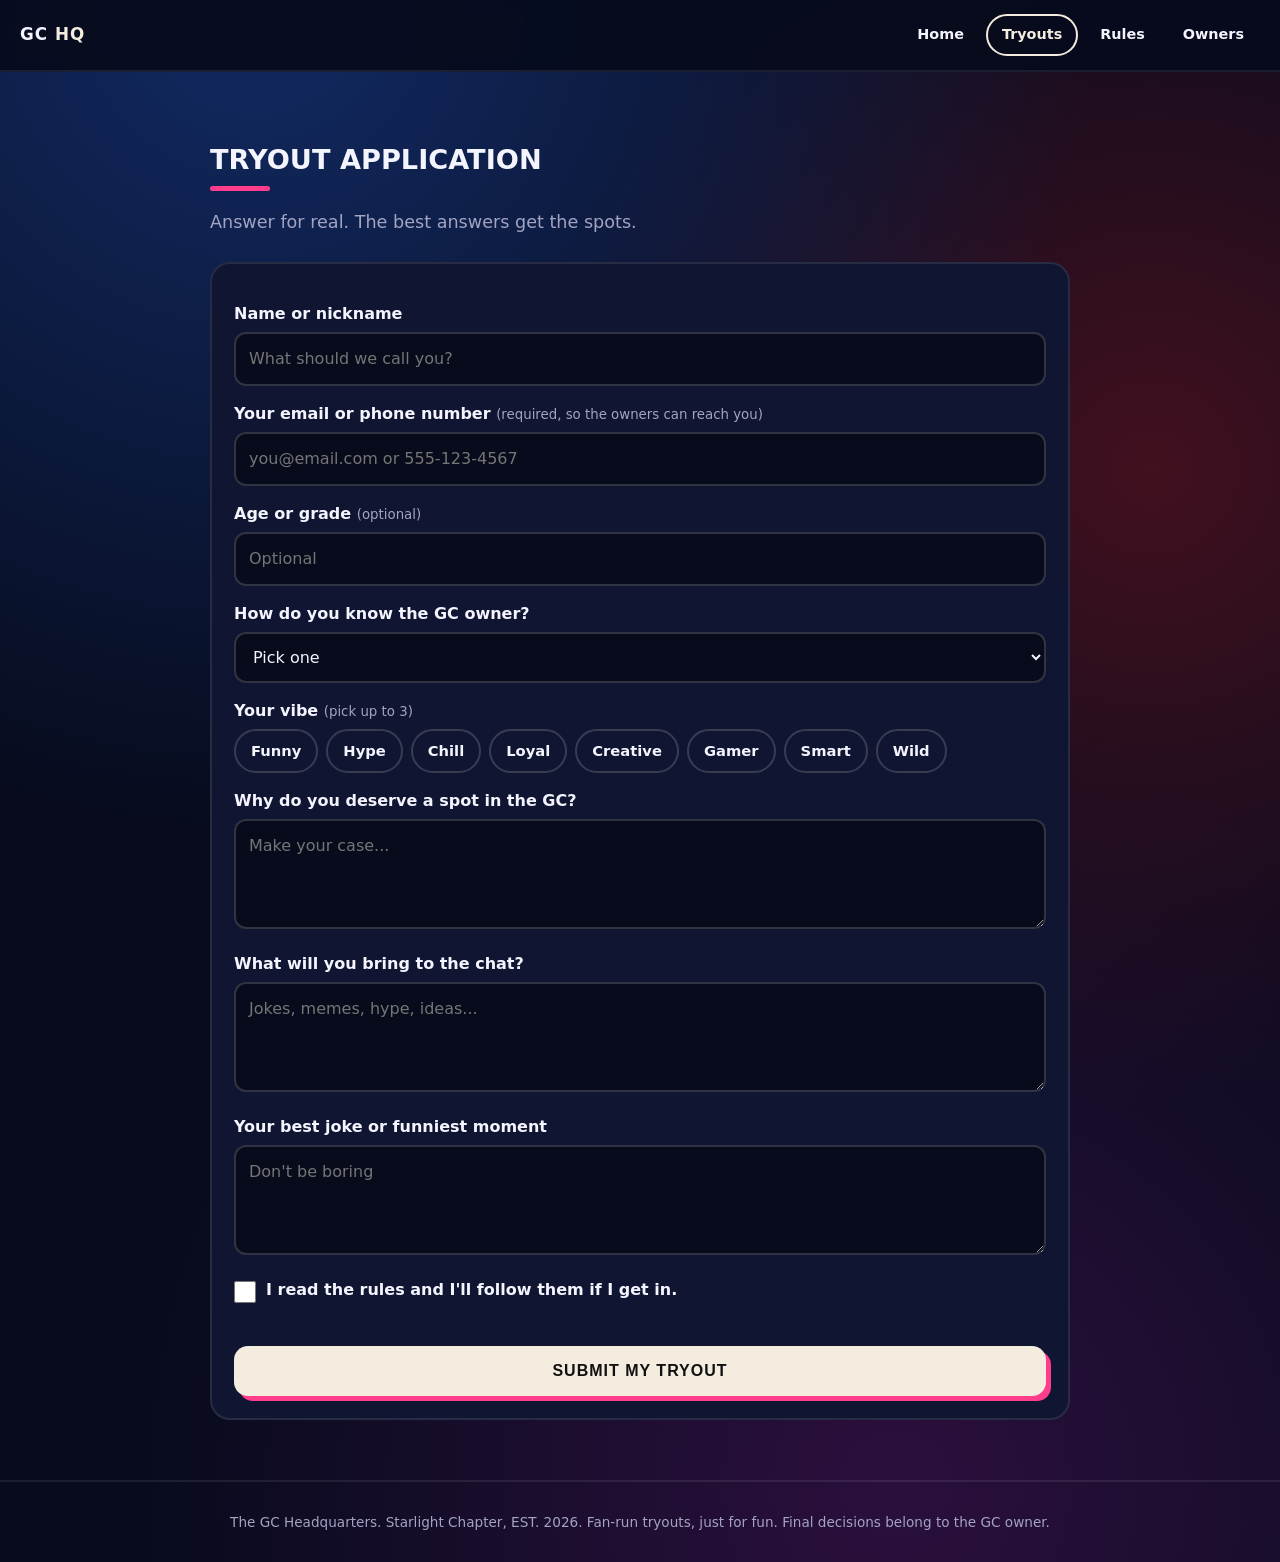
<file: tryout.html>
<!doctype html><html lang="en"><head><meta charset="utf-8"><meta name="viewport" content="width=device-width,initial-scale=1"><title>GC Tryouts</title><link rel="icon" type="image/png" href="favicon.png"><link rel="stylesheet" href="style.css"></head><body>
<nav><a class="logo" href="index.html">GC <b>HQ</b></a><div class="links"><a href="index.html" class="">Home</a><a href="tryout.html" class="on">Tryouts</a><a href="rules.html" class="">Rules</a><a href="owner-login.html">Owners</a></div></nav>
<div class="wrap"><h2>Tryout application</h2>
<p class="sub" style="margin-left:0">Answer for real. The best answers get the spots.</p>
<form id="f" onsubmit="return false">
<label for="name">Name or nickname</label><input id="name" maxlength="40" placeholder="What should we call you?" autocomplete="off">
<label for="contact">Your email or phone number <small>(required, so the owners can reach you)</small></label><input id="contact" maxlength="60" placeholder="you@email.com or 555-123-4567" autocomplete="off" inputmode="email">
<label for="grade">Age or grade <small>(optional)</small></label><input id="grade" maxlength="20" placeholder="Optional">
<label for="how">How do you know the GC owner?</label>
<select id="how"><option value="">Pick one</option><option>Friend</option><option>School</option><option>Family</option><option>Online</option><option>Friend of a friend</option><option>Other</option></select>
<label>Your vibe <small>(pick up to 3)</small></label>
<div class="chips" id="vibes"></div>
<label for="why">Why do you deserve a spot in the GC?</label><textarea id="why" maxlength="600" placeholder="Make your case..."></textarea>
<label for="bring">What will you bring to the chat?</label><textarea id="bring" maxlength="400" placeholder="Jokes, memes, hype, ideas..."></textarea>
<label for="fun">Your best joke or funniest moment</label><textarea id="fun" maxlength="400" placeholder="Don't be boring"></textarea>
<label class="check"><input type="checkbox" id="agree"><span>I read the rules and I'll follow them if I get in.</span></label>
<div class="err" id="err"></div>
<button class="btn" type="button" id="go" style="margin-top:14px;width:100%">Submit my tryout</button>
</form>
<div id="result"><div class="ticket"><h3>Tryout received</h3><div class="id" id="tid"></div><p id="tname"></p><p id="tcontact"></p>
<p>Send your review link to the GC owner so they can accept, decline or waitlist you. Screenshotting this ticket works too.</p><input id="rlink" readonly style="margin:8px 0"><button class="btn" type="button" id="copy" style="width:100%">Copy my review link</button>
<p><small>This page can't send your tryout anywhere on its own. Your ticket is saved on this device only.</small></p></div>
<div style="text-align:center;margin-top:18px"><button class="btn alt" type="button" id="again" style="margin:0">Redo my tryout</button></div></div>
</div>
<script>
var V=["Funny","Hype","Chill","Loyal","Creative","Gamer","Smart","Wild"],box=document.getElementById("vibes");
V.forEach(function(v){var l=document.createElement("label");l.innerHTML='<input type="checkbox" value="'+v+'"><span>'+v+'</span>';box.appendChild(l)});
box.addEventListener("change",function(e){if(box.querySelectorAll("input:checked").length>3){e.target.checked=false}});
function $(i){return document.getElementById(i)}
function code(t){var j=JSON.stringify(t),b=btoa(unescape(encodeURIComponent(j)));return b.replace(/\+/g,"-").replace(/\//g,"_").replace(/=+$/,"")}
function link(t){return location.origin+location.pathname.replace(/[^\/]*$/,"")+"review.html#"+code(t)}
function show(t){$("f").style.display="none";$("result").style.display="block";$("tid").textContent=t.id;$("tname").textContent=t.name+" | "+t.vibes;$("tcontact").textContent="Contact: "+(t.contact||"not added");$("rlink").value=link(t)}
$("copy").onclick=function(){var r=$("rlink");r.select();try{navigator.clipboard.writeText(r.value)}catch(e){document.execCommand("copy")}$("copy").textContent="Copied. Now send it to a GC owner"};
var saved=null;try{saved=JSON.parse(localStorage.getItem("gc_tryout")||"null")}catch(e){}
if(saved)show(saved);
$("go").onclick=function(){
 var n=$("name").value.trim(),w=$("why").value.trim(),b=$("bring").value.trim(),h=$("how").value;
 var vs=[].map.call(box.querySelectorAll("input:checked"),function(x){return x.value});
 if(!n){$("err").textContent="Put your name or nickname.";return}
 var c=$("contact").value.trim(),isE=/^[^\s@]+@[^\s@]+\.[^\s@]{2,}$/.test(c),isP=c.replace(/\D/g,"").length>=10&&/^[0-9+()\-.\s]+$/.test(c);
 if(!c){$("err").textContent="Add your email or phone number so the owners can reach you.";return}
 if(!isE&&!isP){$("err").textContent="That email or phone number looks wrong. Check it.";return}
 if(!h){$("err").textContent="Tell us how you know the GC owner.";return}
 if(w.length<20){$("err").textContent="Give a real answer for why you deserve a spot (a few words more).";return}
 if(!b){$("err").textContent="Tell us what you'll bring.";return}
 if(!$("agree").checked){$("err").textContent="You have to agree to the rules.";return}
 var t={id:"GC-"+Math.floor(1000+Math.random()*9000),name:n,contact:c,grade:$("grade").value.trim(),how:h,vibes:vs.length?vs.join(", "):"Mystery",why:w,bring:b,fun:$("fun").value.trim()};
 try{localStorage.setItem("gc_tryout",JSON.stringify(t))}catch(e){}
 show(t);window.scrollTo(0,0)};
$("again").onclick=function(){try{localStorage.removeItem("gc_tryout")}catch(e){}$("result").style.display="none";$("f").style.display="block"};
</script>
<footer>The GC Headquarters. Starlight Chapter, EST. 2026. Fan-run tryouts, just for fun. Final decisions belong to the GC owner.</footer></body></html>
</file>
<file: style.css>
:root{--bg:#070b1c;--card:#101631;--starlight:#f3ecdf;--pink:#ff3d8b;--red:#ff3b47;--blue:#4d8dff;--txt:#f4f4ff;--mut:#a3a3c2}
*{box-sizing:border-box;margin:0;padding:0}
body{overflow-x:hidden;background:radial-gradient(circle at 20% 0%,#122a63 0,transparent 45%),radial-gradient(circle at 90% 30%,#42101f 0,transparent 40%),radial-gradient(circle at 70% 95%,#2b0f3d 0,transparent 45%),var(--bg);color:var(--txt);font-family:system-ui,-apple-system,"Segoe UI",Roboto,sans-serif;line-height:1.5;min-height:100vh}
a{color:inherit}
nav{display:flex;align-items:center;justify-content:space-between;padding:14px 20px;position:sticky;top:0;background:#070b1cee;backdrop-filter:blur(8px);border-bottom:2px solid #ffffff14;z-index:5;flex-wrap:wrap;gap:8px}
.logo{font-weight:900;letter-spacing:1px;text-decoration:none;font-size:1.05rem}
.logo b{color:var(--starlight)}
nav .links{display:flex;gap:6px;flex-wrap:wrap}
nav .links a{text-decoration:none;font-weight:700;font-size:.9rem;padding:8px 14px;border-radius:99px;border:2px solid transparent}
nav .links a.on,nav .links a:hover{border-color:var(--starlight);color:var(--starlight)}
.wrap{max-width:900px;margin:0 auto;padding:28px 20px 60px}
.hero{text-align:center;padding:50px 0 30px}
.crest{display:block;width:min(320px,78vw);height:auto;margin:0 auto 24px;border-radius:22px;box-shadow:0 0 34px #4d8dff66,0 0 90px #ff3d8b40}
.crest.small{width:130px;margin:0 0 18px;border-radius:16px}
.badge{display:inline-block;background:var(--red);color:#fff;font-weight:800;font-size:.75rem;letter-spacing:2px;padding:6px 14px;border-radius:99px;transform:rotate(-3deg);margin-bottom:18px}
h1{font-size:clamp(2rem,9vw,5.5rem);line-height:.95;font-weight:900;text-transform:uppercase;letter-spacing:-1px}
h1 span{color:var(--starlight);text-shadow:0 0 30px #f3ecdf66}
h1 em{font-style:normal;-webkit-text-stroke:2px var(--blue);color:transparent}
.sub{color:var(--mut);max-width:560px;margin:18px auto 26px;font-size:1.1rem}
.btn{display:inline-block;background:var(--starlight);color:#111;font-weight:900;text-transform:uppercase;letter-spacing:1px;padding:16px 30px;border-radius:14px;border:0;text-decoration:none;font-size:1rem;box-shadow:5px 5px 0 var(--pink);cursor:pointer;transition:.15s}
.btn:hover{transform:translate(-2px,-2px);box-shadow:8px 8px 0 var(--pink)}
.btn.alt{background:transparent;color:var(--txt);border:2px solid var(--blue);box-shadow:5px 5px 0 var(--blue);margin-left:8px}
.stats{display:grid;grid-template-columns:repeat(3,1fr);gap:12px;margin:34px 0}
.stat{background:var(--card);border:2px solid #ffffff18;border-radius:16px;padding:18px 8px;text-align:center}
.stat b{display:block;font-size:2rem;color:var(--starlight)}
.stat small{color:var(--mut);font-weight:600}
h2{font-size:1.7rem;text-transform:uppercase;font-weight:900;margin:40px 0 16px}
h2::after{content:"";display:block;width:60px;height:5px;background:var(--pink);margin-top:6px;border-radius:9px}
.grid{display:grid;grid-template-columns:repeat(auto-fit,minmax(230px,1fr));gap:14px}
.card{background:var(--card);border:2px solid #ffffff18;border-radius:18px;padding:20px}
.card .n{font-size:2.2rem;font-weight:900;color:var(--blue)}
.card h3{margin:4px 0;font-size:1.15rem}
.card p{color:var(--mut);font-size:.95rem}
.ticker{overflow:hidden;white-space:nowrap;background:var(--starlight);color:#111;font-weight:900;text-transform:uppercase;padding:10px 0;transform:rotate(-1.2deg);margin:30px -20px}
.ticker div{display:inline-block;animation:t 22s linear infinite}
@keyframes t{to{transform:translateX(-50%)}}
form{background:var(--card);border:2px solid #ffffff18;border-radius:20px;padding:22px}
label{display:block;font-weight:800;margin:16px 0 6px}
label small{font-weight:500;color:var(--mut)}
input,textarea,select{width:100%;background:#070b1c;color:var(--txt);border:2px solid #ffffff2a;border-radius:12px;padding:13px;font:inherit}
input:focus,textarea:focus,select:focus{outline:0;border-color:var(--starlight)}
textarea{min-height:110px;resize:vertical}
.chips{display:flex;flex-wrap:wrap;gap:8px}
.chips label{margin:0;font-weight:700}
.chips input{display:none}
.chips span{display:inline-block;padding:9px 15px;border-radius:99px;border:2px solid #ffffff2a;cursor:pointer;font-size:.92rem}
.chips input:checked+span{background:var(--pink);border-color:var(--pink)}
.check{display:flex;gap:10px;align-items:flex-start;font-weight:600}
.check input{width:22px;height:22px;margin-top:3px;flex:none}
.err{color:var(--red);font-weight:700;margin-top:10px;min-height:1.2em}
#result{display:none}
.ticket{background:linear-gradient(135deg,#122a63,#42101f);border:3px dashed var(--starlight);border-radius:20px;padding:24px;text-align:center;margin-top:10px}
.ticket h3{color:var(--starlight);font-size:1.5rem;text-transform:uppercase}
.ticket .id{font-size:2rem;font-weight:900;letter-spacing:3px;margin:8px 0}
.ticket p{color:var(--mut);margin:6px 0}
.rules{list-style:none;counter-reset:r}
.rules li{counter-increment:r;background:var(--card);border:2px solid #ffffff18;border-left:6px solid var(--starlight);border-radius:14px;padding:16px 16px 16px 64px;margin-bottom:12px;position:relative}
.rules li::before{content:counter(r);position:absolute;left:16px;top:10px;font-size:2rem;font-weight:900;color:var(--starlight)}
.rules b{display:block;font-size:1.1rem}
.rules span{color:var(--mut)}
.ban li{border-left-color:var(--red)}
.ban li::before{color:var(--red)}
footer{text-align:center;color:var(--mut);padding:30px 20px;font-size:.85rem;border-top:2px solid #ffffff14}
@media(max-width:520px){.stats{gap:8px}.stat b{font-size:1.5rem}.btn.alt{margin:14px 0 0}}
</file>
